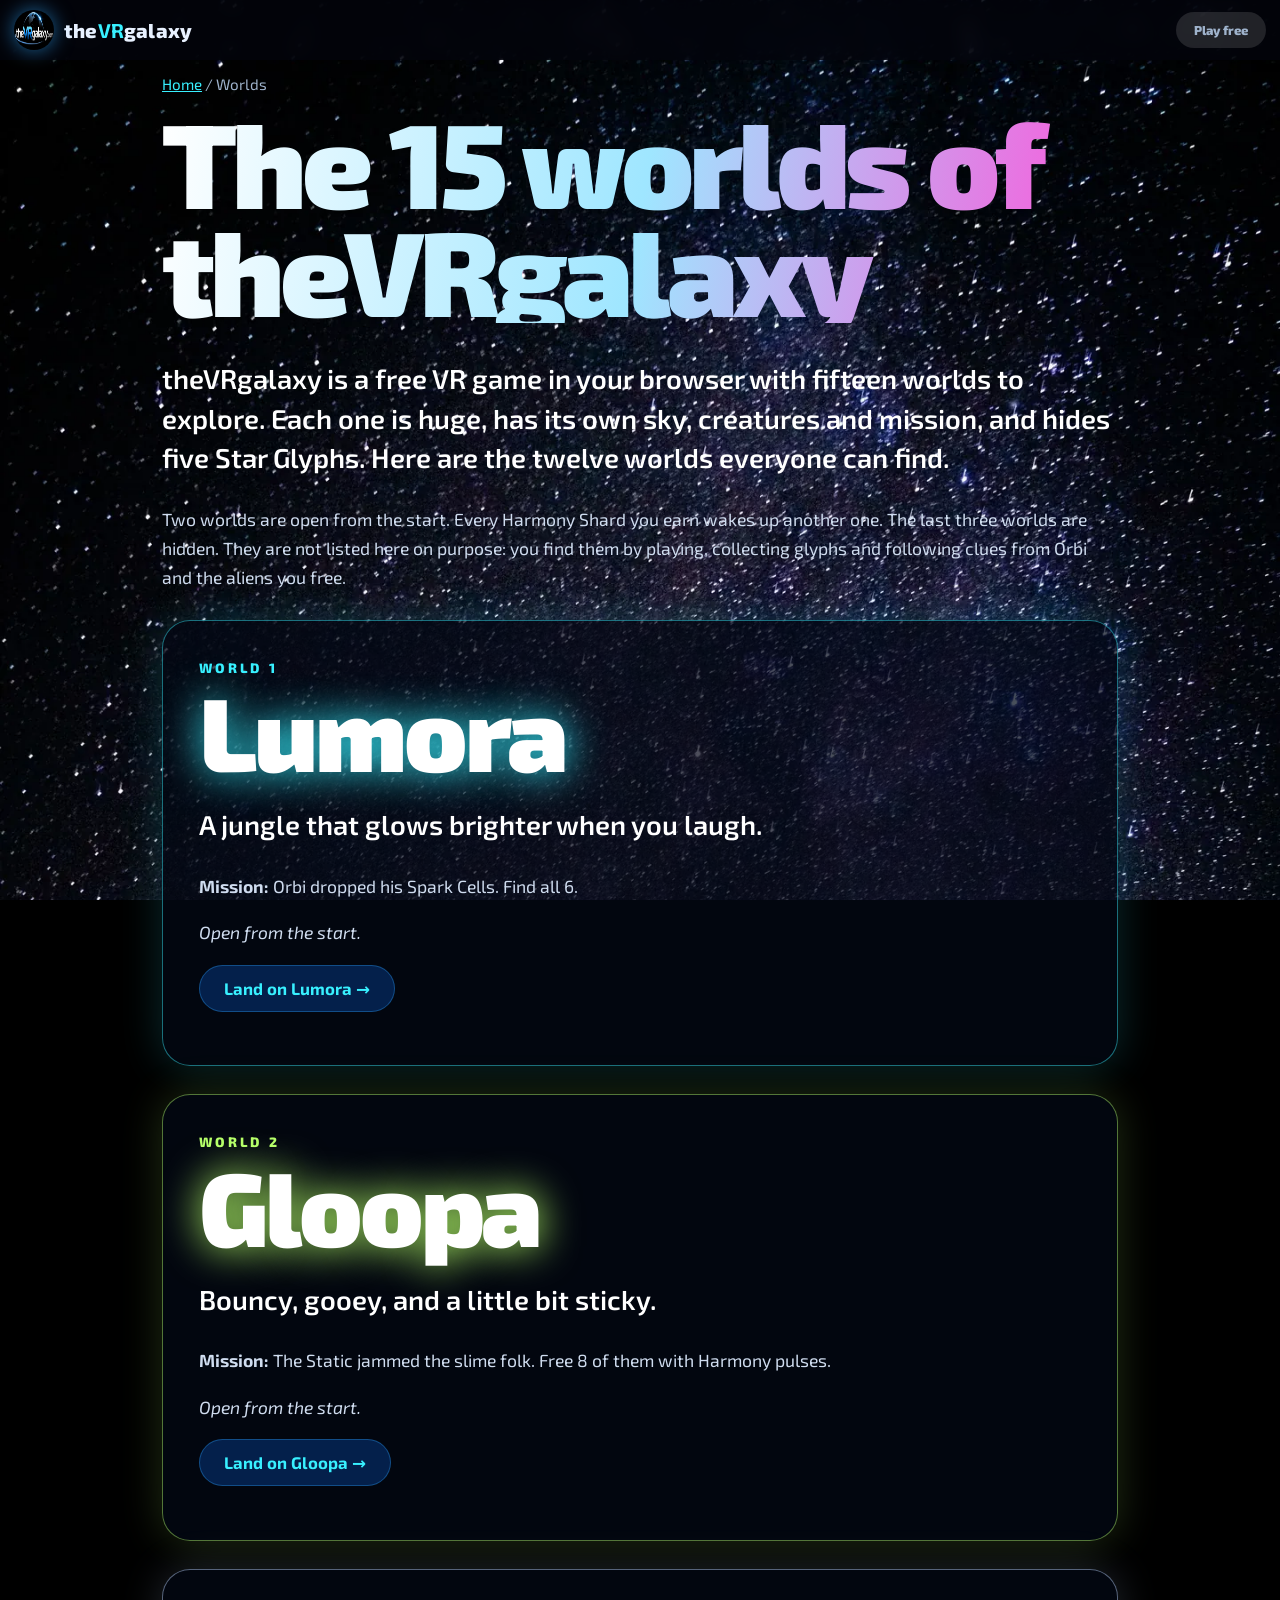
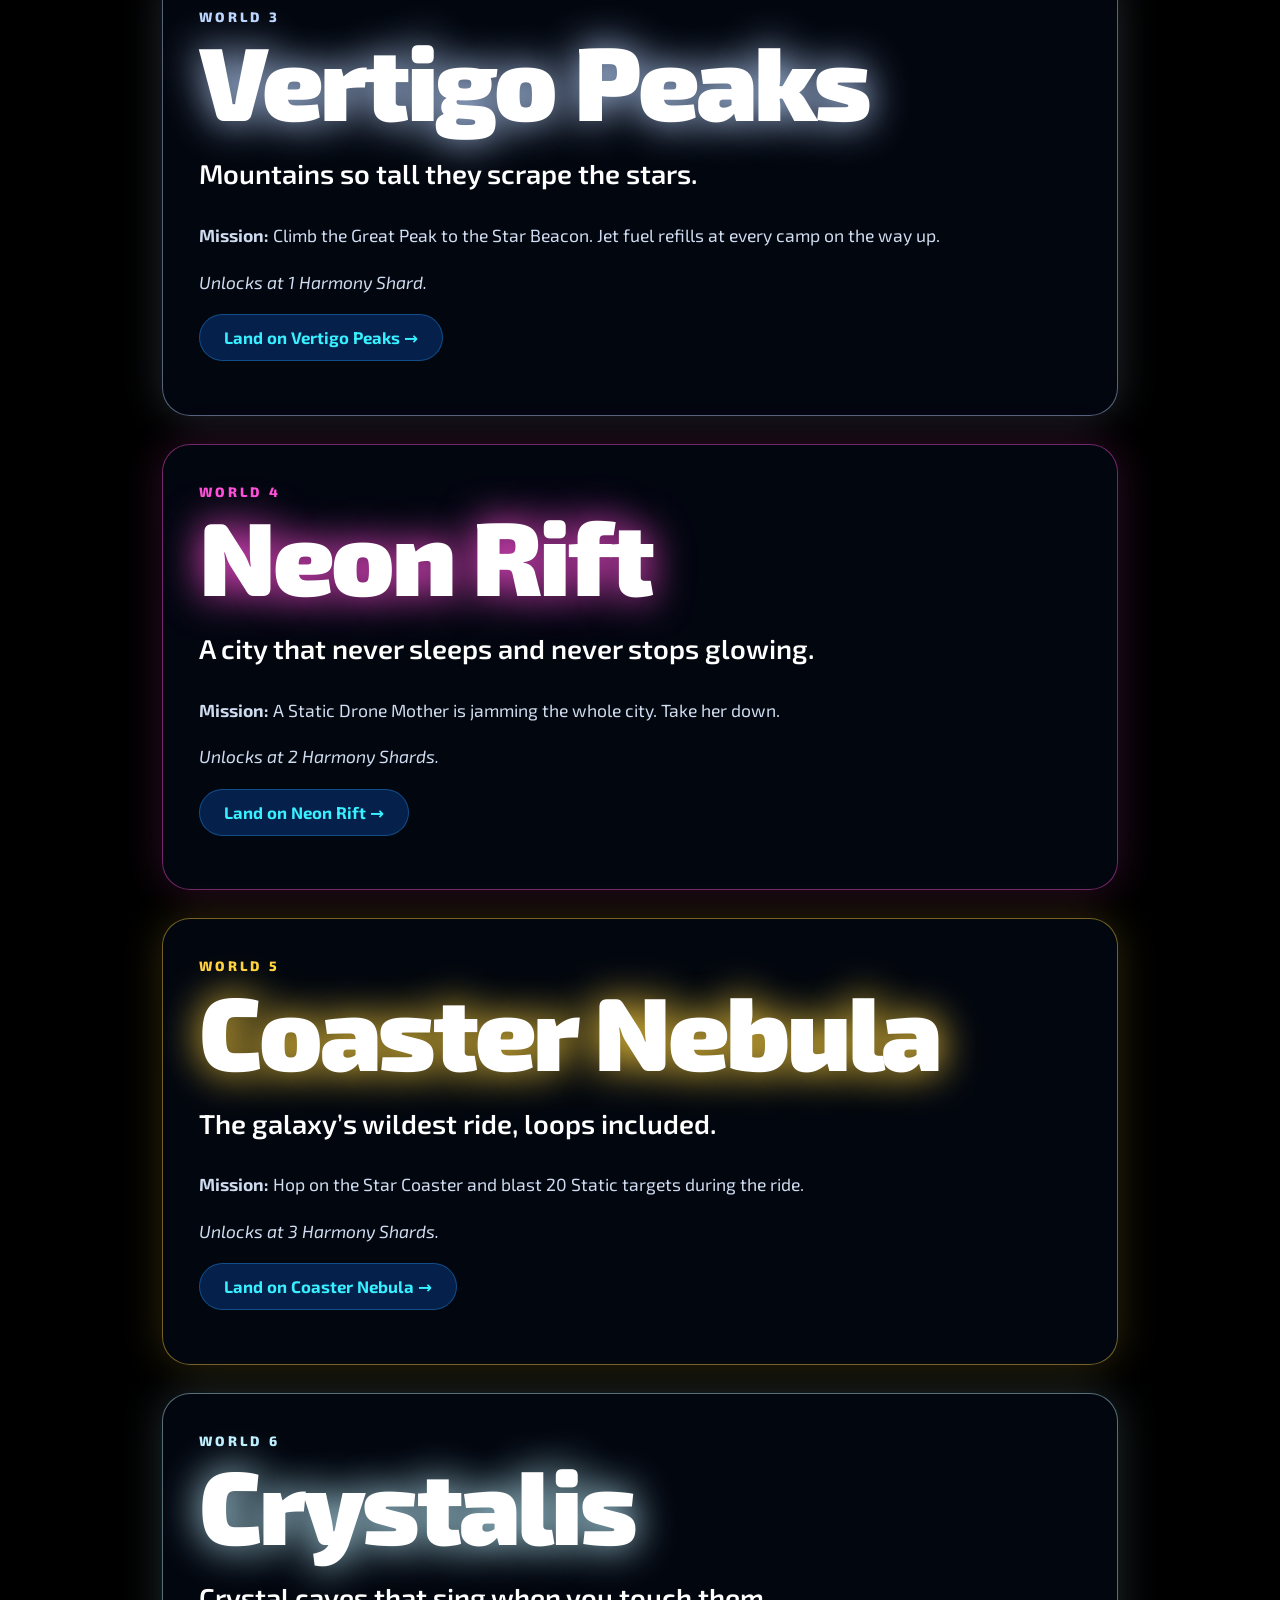
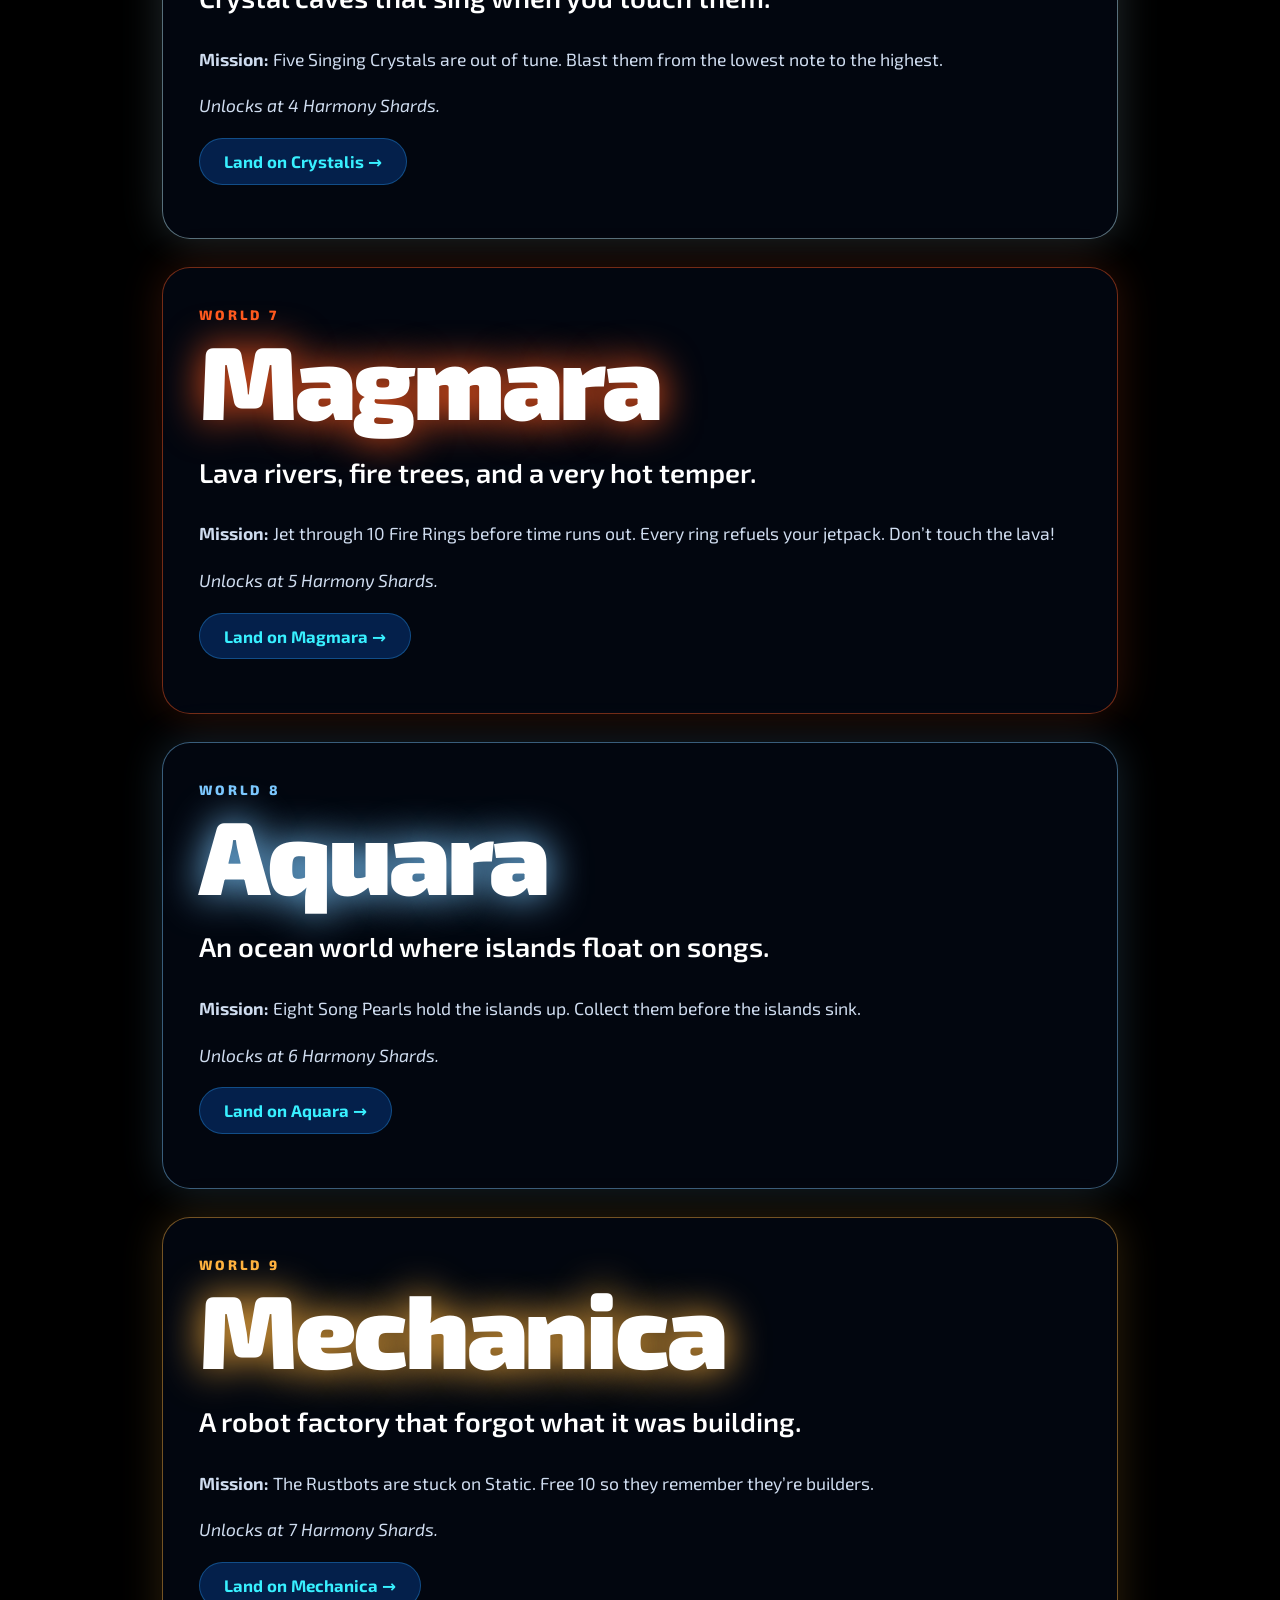
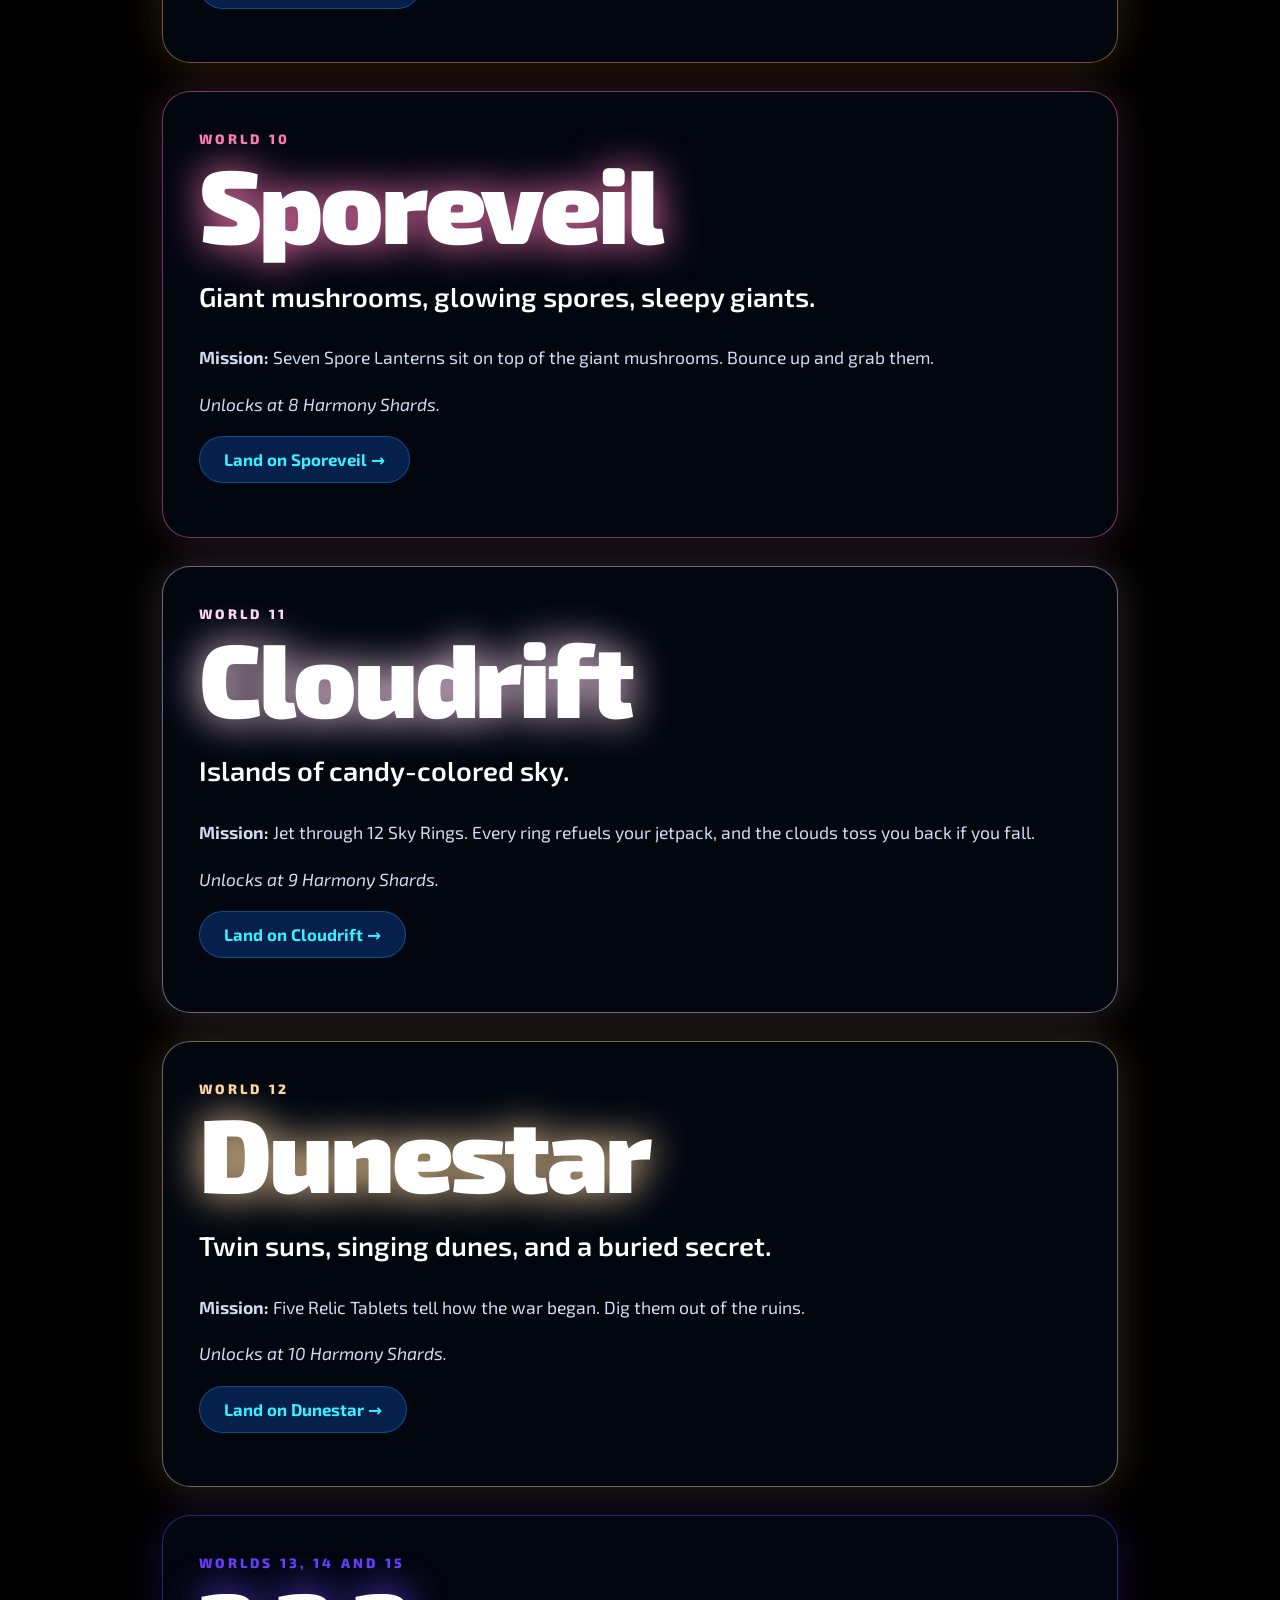
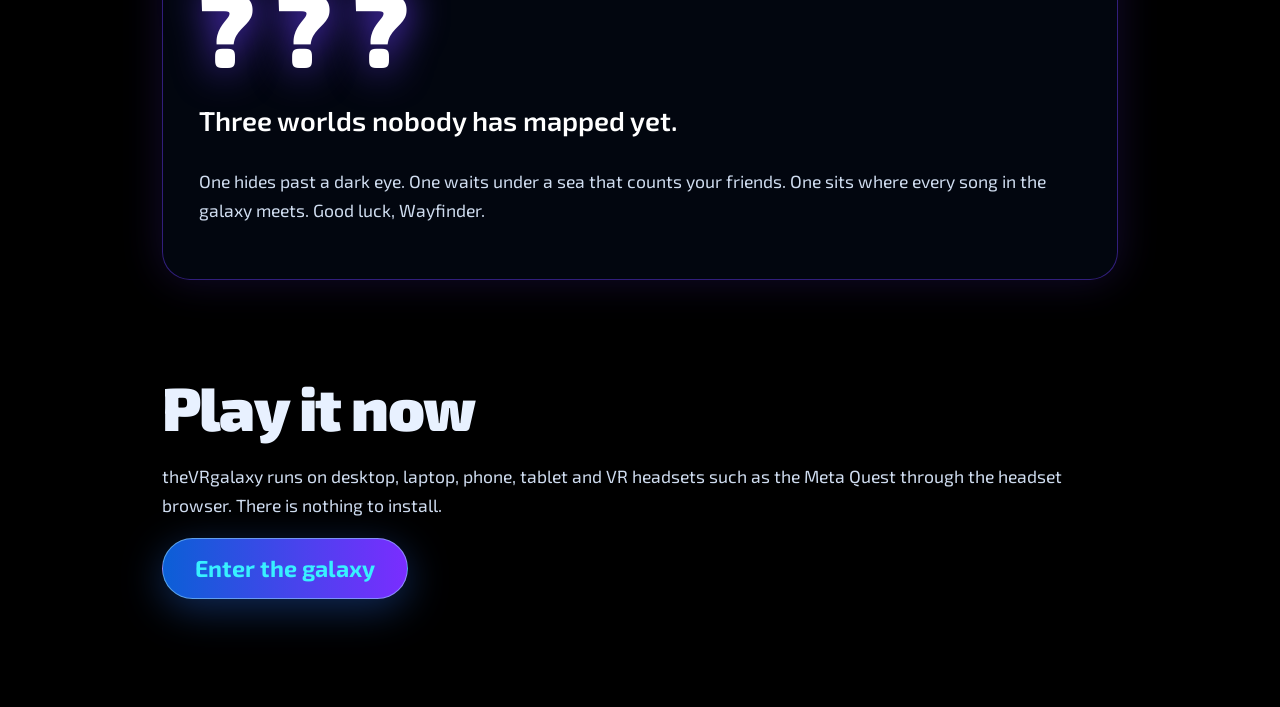
<file: worlds/index.html>
<!doctype html>
<html lang="en-US">
<head>
<meta charset="utf-8"><meta name="viewport" content="width=device-width,initial-scale=1,viewport-fit=cover">
<title>The 15 Worlds of theVRgalaxy · Free Browser VR Game</title><meta name="description" content="Every world in theVRgalaxy, the free browser VR game: neon jungles, slime planets, giant mountains, a space roller coaster, lava rivers and three hidden worlds."><link rel="canonical" href="https://thevrgalaxy.com/worlds/">
<meta name="robots" content="index,follow,max-image-preview:large">
<meta property="og:type" content="website"><meta property="og:site_name" content="theVRgalaxy"><meta property="og:title" content="The 15 Worlds of theVRgalaxy · Free Browser VR Game"><meta property="og:description" content="Every world in theVRgalaxy, the free browser VR game: neon jungles, slime planets, giant mountains, a space roller coaster, lava rivers and three hidden worlds."><meta property="og:url" content="https://thevrgalaxy.com/worlds/"><meta property="og:image" content="https://thevrgalaxy.com/images/og-image.jpg"><meta property="og:locale" content="en_US">
<meta name="twitter:card" content="summary_large_image"><meta name="twitter:title" content="The 15 Worlds of theVRgalaxy · Free Browser VR Game"><meta name="twitter:description" content="Every world in theVRgalaxy, the free browser VR game: neon jungles, slime planets, giant mountains, a space roller coaster, lava rivers and three hidden worlds."><meta name="twitter:image" content="https://thevrgalaxy.com/images/og-image.jpg">
<link rel="icon" href="/images/favicon.ico" sizes="any"><link rel="icon" type="image/png" sizes="32x32" href="/images/favicon-32x32.png">
<link rel="apple-touch-icon" href="/images/apple-touch-icon.png"><link rel="manifest" href="/manifest.webmanifest"><meta name="theme-color" content="#05030f">
<link rel="preconnect" href="https://fonts.googleapis.com"><link rel="preconnect" href="https://fonts.gstatic.com" crossorigin>
<link href="https://fonts.googleapis.com/css2?family=Exo+2:wght@500;600;700;800;900&display=swap" rel="stylesheet">
<link rel="stylesheet" href="/css/tvg.css">
<script type="application/ld+json">
{
 "@context": "https://schema.org",
 "@graph": [
  {
   "@type": "CollectionPage",
   "@id": "https://thevrgalaxy.com/worlds/#webpage",
   "url": "https://thevrgalaxy.com/worlds/",
   "name": "The 15 Worlds of theVRgalaxy · Free Browser VR Game",
   "description": "Every world in theVRgalaxy, the free browser VR game: neon jungles, slime planets, giant mountains, a space roller coaster, lava rivers and three hidden worlds.",
   "isPartOf": {
    "@id": "https://thevrgalaxy.com/#website"
   },
   "about": {
    "@id": "https://thevrgalaxy.com/#game"
   },
   "inLanguage": "en-US",
   "speakable": {
    "@type": "SpeakableSpecification",
    "cssSelector": [
     ".gd h1",
     ".gd .intro"
    ]
   },
   "mainEntity": {
    "@type": "ItemList",
    "numberOfItems": 12,
    "itemListElement": [
     {
      "@type": "ListItem",
      "position": 1,
      "name": "Lumora",
      "url": "https://thevrgalaxy.com/worlds/#lumora"
     },
     {
      "@type": "ListItem",
      "position": 2,
      "name": "Gloopa",
      "url": "https://thevrgalaxy.com/worlds/#gloopa"
     },
     {
      "@type": "ListItem",
      "position": 3,
      "name": "Vertigo Peaks",
      "url": "https://thevrgalaxy.com/worlds/#vertigo-peaks"
     },
     {
      "@type": "ListItem",
      "position": 4,
      "name": "Neon Rift",
      "url": "https://thevrgalaxy.com/worlds/#neon-rift"
     },
     {
      "@type": "ListItem",
      "position": 5,
      "name": "Coaster Nebula",
      "url": "https://thevrgalaxy.com/worlds/#coaster-nebula"
     },
     {
      "@type": "ListItem",
      "position": 6,
      "name": "Crystalis",
      "url": "https://thevrgalaxy.com/worlds/#crystalis"
     },
     {
      "@type": "ListItem",
      "position": 7,
      "name": "Magmara",
      "url": "https://thevrgalaxy.com/worlds/#magmara"
     },
     {
      "@type": "ListItem",
      "position": 8,
      "name": "Aquara",
      "url": "https://thevrgalaxy.com/worlds/#aquara"
     },
     {
      "@type": "ListItem",
      "position": 9,
      "name": "Mechanica",
      "url": "https://thevrgalaxy.com/worlds/#mechanica"
     },
     {
      "@type": "ListItem",
      "position": 10,
      "name": "Sporeveil",
      "url": "https://thevrgalaxy.com/worlds/#sporeveil"
     },
     {
      "@type": "ListItem",
      "position": 11,
      "name": "Cloudrift",
      "url": "https://thevrgalaxy.com/worlds/#cloudrift"
     },
     {
      "@type": "ListItem",
      "position": 12,
      "name": "Dunestar",
      "url": "https://thevrgalaxy.com/worlds/#dunestar"
     }
    ]
   }
  },
  {
   "@type": "BreadcrumbList",
   "itemListElement": [
    {
     "@type": "ListItem",
     "position": 1,
     "name": "Home",
     "item": "https://thevrgalaxy.com/"
    },
    {
     "@type": "ListItem",
     "position": 2,
     "name": "Worlds",
     "item": "https://thevrgalaxy.com/worlds/"
    }
   ]
  }
 ]
}
</script>
<!-- GA4 -->
<script async src="https://www.googletagmanager.com/gtag/js?id=G-4XRBQVEJY7"></script>
<script>window.dataLayer=window.dataLayer||[];function gtag(){dataLayer.push(arguments);}gtag('js',new Date());gtag('config','G-4XRBQVEJY7');</script>
<script>(function(){function s(n,p){try{gtag('event',n,p)}catch(e){}}document.addEventListener('click',function(e){var a=e.target.closest&&e.target.closest('a[href^="tel:"]');if(a)s('phone_click',{phone_number:a.getAttribute('href').slice(4),link_text:(a.textContent||'').trim().slice(0,60)})},true);document.addEventListener('submit',function(e){var f=e.target;if(!f||f.getAttribute('role')==='search'||/search/i.test(f.id+' '+f.className+' '+(f.action||'')))return;var id=f.id||f.getAttribute('name')||f.className||'form';if(/estimat|calc/i.test(id+' '+(f.action||'')))s('estimator_use',{form_id:id});s('generate_lead',{form_id:id})},true);window.etAB=function(n,v){var k='etab_'+n,x;try{x=localStorage.getItem(k)}catch(e){}if(!x||v.indexOf(x)<0){x=v[Math.floor(Math.random()*v.length)];try{localStorage.setItem(k,x)}catch(e){}}s('ab_view',{experiment:n,variant:x});try{gtag('set','user_properties',{['ab_'+n]:x})}catch(e){}document.documentElement.setAttribute('data-ab-'+n,x);return x}})();</script>
</head>
<body class="page">
<header class="tb"><a class="tb-brand" href="/" aria-label="theVRgalaxy home"><img src="/images/logo.webp" alt="" width="40" height="40"><span>the<b>VR</b>galaxy</span></a><nav class="tb-btns"><a class="vr-btn" href="/">Play free</a></nav></header>
<main class="gd">
<nav class="crumbs" aria-label="Breadcrumb"><a href="/">Home</a> / <span>Worlds</span></nav>
<h1>The 15 worlds of theVRgalaxy</h1>
<p class="lede intro">theVRgalaxy is a free VR game in your browser with fifteen worlds to explore. Each one is huge, has its own sky, creatures and mission, and hides five Star Glyphs. Here are the twelve worlds everyone can find.</p>
<p>Two worlds are open from the start. Every Harmony Shard you earn wakes up another one. The last three worlds are hidden. They are not listed here on purpose: you find them by playing, collecting glyphs and following clues from Orbi and the aliens you free.</p>
<section class="wsec" id="lumora" style="--c:#38f0ff"><p class="wn">World 1</p><h2>Lumora</h2><p class="lede">A jungle that glows brighter when you laugh.</p><p><b>Mission:</b> Orbi dropped his Spark Cells. Find all 6.</p><p><em>Open from the start.</em></p><p><a class="btn" href="/?world=lumora">Land on Lumora &#x2192;</a></p></section><section class="wsec" id="gloopa" style="--c:#b6ff6a"><p class="wn">World 2</p><h2>Gloopa</h2><p class="lede">Bouncy, gooey, and a little bit sticky.</p><p><b>Mission:</b> The Static jammed the slime folk. Free 8 of them with Harmony pulses.</p><p><em>Open from the start.</em></p><p><a class="btn" href="/?world=gloopa">Land on Gloopa &#x2192;</a></p></section><section class="wsec" id="vertigo-peaks" style="--c:#bcd6ff"><p class="wn">World 3</p><h2>Vertigo Peaks</h2><p class="lede">Mountains so tall they scrape the stars.</p><p><b>Mission:</b> Climb the Great Peak to the Star Beacon. Jet fuel refills at every camp on the way up.</p><p><em>Unlocks at 1 Harmony Shard.</em></p><p><a class="btn" href="/?world=vertigo-peaks">Land on Vertigo Peaks &#x2192;</a></p></section><section class="wsec" id="neon-rift" style="--c:#ff4fd8"><p class="wn">World 4</p><h2>Neon Rift</h2><p class="lede">A city that never sleeps and never stops glowing.</p><p><b>Mission:</b> A Static Drone Mother is jamming the whole city. Take her down.</p><p><em>Unlocks at 2 Harmony Shards.</em></p><p><a class="btn" href="/?world=neon-rift">Land on Neon Rift &#x2192;</a></p></section><section class="wsec" id="coaster-nebula" style="--c:#ffd23f"><p class="wn">World 5</p><h2>Coaster Nebula</h2><p class="lede">The galaxy’s wildest ride, loops included.</p><p><b>Mission:</b> Hop on the Star Coaster and blast 20 Static targets during the ride.</p><p><em>Unlocks at 3 Harmony Shards.</em></p><p><a class="btn" href="/?world=coaster-nebula">Land on Coaster Nebula &#x2192;</a></p></section><section class="wsec" id="crystalis" style="--c:#bff0ff"><p class="wn">World 6</p><h2>Crystalis</h2><p class="lede">Crystal caves that sing when you touch them.</p><p><b>Mission:</b> Five Singing Crystals are out of tune. Blast them from the lowest note to the highest.</p><p><em>Unlocks at 4 Harmony Shards.</em></p><p><a class="btn" href="/?world=crystalis">Land on Crystalis &#x2192;</a></p></section><section class="wsec" id="magmara" style="--c:#ff5a1f"><p class="wn">World 7</p><h2>Magmara</h2><p class="lede">Lava rivers, fire trees, and a very hot temper.</p><p><b>Mission:</b> Jet through 10 Fire Rings before time runs out. Every ring refuels your jetpack. Don’t touch the lava!</p><p><em>Unlocks at 5 Harmony Shards.</em></p><p><a class="btn" href="/?world=magmara">Land on Magmara &#x2192;</a></p></section><section class="wsec" id="aquara" style="--c:#7cc8ff"><p class="wn">World 8</p><h2>Aquara</h2><p class="lede">An ocean world where islands float on songs.</p><p><b>Mission:</b> Eight Song Pearls hold the islands up. Collect them before the islands sink.</p><p><em>Unlocks at 6 Harmony Shards.</em></p><p><a class="btn" href="/?world=aquara">Land on Aquara &#x2192;</a></p></section><section class="wsec" id="mechanica" style="--c:#ffb23f"><p class="wn">World 9</p><h2>Mechanica</h2><p class="lede">A robot factory that forgot what it was building.</p><p><b>Mission:</b> The Rustbots are stuck on Static. Free 10 so they remember they’re builders.</p><p><em>Unlocks at 7 Harmony Shards.</em></p><p><a class="btn" href="/?world=mechanica">Land on Mechanica &#x2192;</a></p></section><section class="wsec" id="sporeveil" style="--c:#ff7ab8"><p class="wn">World 10</p><h2>Sporeveil</h2><p class="lede">Giant mushrooms, glowing spores, sleepy giants.</p><p><b>Mission:</b> Seven Spore Lanterns sit on top of the giant mushrooms. Bounce up and grab them.</p><p><em>Unlocks at 8 Harmony Shards.</em></p><p><a class="btn" href="/?world=sporeveil">Land on Sporeveil &#x2192;</a></p></section><section class="wsec" id="cloudrift" style="--c:#ffd6f0"><p class="wn">World 11</p><h2>Cloudrift</h2><p class="lede">Islands of candy-colored sky.</p><p><b>Mission:</b> Jet through 12 Sky Rings. Every ring refuels your jetpack, and the clouds toss you back if you fall.</p><p><em>Unlocks at 9 Harmony Shards.</em></p><p><a class="btn" href="/?world=cloudrift">Land on Cloudrift &#x2192;</a></p></section><section class="wsec" id="dunestar" style="--c:#ffd6a0"><p class="wn">World 12</p><h2>Dunestar</h2><p class="lede">Twin suns, singing dunes, and a buried secret.</p><p><b>Mission:</b> Five Relic Tablets tell how the war began. Dig them out of the ruins.</p><p><em>Unlocks at 10 Harmony Shards.</em></p><p><a class="btn" href="/?world=dunestar">Land on Dunestar &#x2192;</a></p></section>
<section class="wsec hidden-w" style="--c:#6a3dff"><p class="wn">Worlds 13, 14 and 15</p><h2>???</h2><p class="lede">Three worlds nobody has mapped yet.</p><p>One hides past a dark eye. One waits under a sea that counts your friends. One sits where every song in the galaxy meets. Good luck, Wayfinder.</p></section>
<h2>Play it now</h2>
<p>theVRgalaxy runs on desktop, laptop, phone, tablet and VR headsets such as the Meta Quest through the headset browser. There is nothing to install.</p>
<p class="play"><a class="btn big" href="/">Enter the galaxy</a></p>
</main>
</body>
</html>
</file>
<file: css/tvg.css>
/* theVRgalaxy — styles. Huge type, glass panels, neon edges. No flashing: only slow drift and fades. */
[hidden]{display:none!important}
:root{--ink:#e8f1ff;--dim:#9fb3cc;--blue:#2ea8ff;--cyan:#38f0ff;--pink:#ff4fd8;--gold:#ffd23f;--deep:#0b5fd6;--glass:rgba(3,9,22,.8);--line:rgba(46,168,255,.34);--f:"Exo 2",system-ui,-apple-system,"Segoe UI",sans-serif}
*{box-sizing:border-box}
html,body{margin:0;height:100%;background:#000;color:var(--ink);font-family:var(--f);-webkit-font-smoothing:antialiased}
body{overflow:hidden;overscroll-behavior:none;touch-action:none}
#stage,#stage canvas{position:fixed;inset:0;width:100%;height:100%;display:block;outline:none}
#ui{position:fixed;inset:0;pointer-events:none;z-index:10}
#ui>*{pointer-events:auto}
#ui>.vig,#ui>.hero,#ui>.toasts,#ui>.hud,#ui>.touch,#ui>.tb{pointer-events:none}
button{font-family:var(--f)}
:focus-visible{outline:2px solid #9fe6ff;outline-offset:3px}
.btn{font:700 1.05rem/1 var(--f);color:var(--ink);background:rgba(11,95,214,.3);border:1px solid var(--line);padding:14px 24px;border-radius:999px;cursor:pointer;display:inline-flex;align-items:center;gap:8px;text-decoration:none}
.btn:hover{background:rgba(46,168,255,.34)}
.btn.big{font-size:clamp(1.1rem,2.4vw,1.45rem);padding:18px 32px;background:linear-gradient(90deg,#0b5fd6,#7a2dff);border-color:rgba(159,230,255,.5);box-shadow:0 10px 40px rgba(46,120,255,.35)}
.btn.big:hover{filter:brightness(1.12)}
.btn.ghost{background:transparent}
.btn[disabled]{opacity:.45;cursor:not-allowed}

/* ---------- top bar ---------- */
.tb{position:fixed;top:0;left:0;right:0;display:flex;align-items:center;gap:10px;padding:calc(10px + env(safe-area-inset-top,0px)) 14px 10px;background:linear-gradient(180deg,rgba(0,0,0,.65),rgba(0,0,0,0));pointer-events:none}
.tb>*{pointer-events:auto}
.tb-brand{display:flex;align-items:center;gap:10px;color:var(--ink);text-decoration:none;font-weight:800;font-size:1.25rem;letter-spacing:.01em}
.tb-brand img{width:40px;height:40px;border-radius:50%;filter:drop-shadow(0 0 10px rgba(46,168,255,.6))}
.tb-brand b{color:var(--cyan)}
.tb-pill{display:flex;align-items:center;gap:6px;background:var(--glass);border:1px solid var(--line);border-radius:999px;padding:6px 12px;font-weight:800;font-size:.95rem;-webkit-backdrop-filter:blur(8px);backdrop-filter:blur(8px)}
.tb-pill svg{width:18px;height:18px}
.tb-btns{margin-left:auto;display:flex;gap:8px;align-items:center;flex-wrap:wrap;justify-content:flex-end}
.tb-b{font:700 .95rem var(--f);color:var(--ink);background:var(--glass);border:1px solid var(--line);border-radius:999px;padding:9px 16px;cursor:pointer;-webkit-backdrop-filter:blur(8px);backdrop-filter:blur(8px)}
.tb-b:hover{background:rgba(46,168,255,.28)}
.tb-i{padding:9px 12px;font-size:1rem}
.vr-btn{font:800 .95rem var(--f)!important;color:#04122a!important;background:linear-gradient(90deg,var(--cyan),#7cffd4)!important;border:0!important;border-radius:999px!important;padding:10px 18px!important;cursor:pointer;position:static!important;opacity:1!important;width:auto!important;white-space:nowrap}
.vr-btn[disabled],a.vr-btn{background:rgba(255,255,255,.12)!important;color:var(--dim)!important;font-size:.8rem!important;text-decoration:none}
@media (max-width:760px){.tb-brand span{display:none}.tb-b{padding:8px 11px;font-size:.85rem}#tb-guide{display:none}.tb-pill{padding:5px 9px;font-size:.85rem}}

/* ---------- hero: HUGE words ---------- */
.hero{position:fixed;left:0;right:0;top:50%;transform:translateY(-54%);text-align:center;pointer-events:none;padding:0 4vw;transition:opacity .9s ease,transform .9s ease}
.hero.gone{opacity:0;transform:translateY(-60%) scale(1.04)}
.hero-k{margin:0 0 .6vh;font-weight:700;letter-spacing:.34em;text-transform:uppercase;color:var(--cyan);font-size:clamp(.8rem,1.6vw,1.2rem);text-shadow:0 0 20px rgba(56,240,255,.6)}
.hero-t{margin:0;line-height:.82;font-weight:900;letter-spacing:-.04em;display:flex;flex-direction:column;align-items:center}
.hero-t span{display:block;font-size:clamp(4.6rem,19vw,17rem);background:linear-gradient(100deg,#fff 0%,#9fe6ff 22%,#ff4fd8 48%,#ffd23f 70%,#fff 100%);background-size:260% 100%;-webkit-background-clip:text;background-clip:text;color:transparent;filter:drop-shadow(0 0 30px rgba(120,80,255,.45));animation:drift 14s ease-in-out infinite alternate}
.hero-t span:nth-child(2){font-size:clamp(6rem,26vw,24rem);animation-delay:-4s}
.hero-t span:nth-child(3){animation-delay:-8s}
.hero-s{margin:2vh auto 0;font-size:clamp(1.15rem,2.8vw,2.1rem);font-weight:700;max-width:28ch;text-shadow:0 2px 20px #000}
.hero-h{margin:1.6vh 0 0;color:var(--dim);font-weight:600;font-size:clamp(.9rem,1.7vw,1.15rem)}
@keyframes drift{from{background-position:0% 50%}to{background-position:100% 50%}}

/* ---------- planet card ---------- */
.card{position:fixed;left:50%;bottom:calc(18px + env(safe-area-inset-bottom,0px));transform:translateX(-50%);width:min(760px,calc(100vw - 24px));background:var(--glass);border:1px solid var(--line);border-radius:28px;padding:26px 30px 28px;-webkit-backdrop-filter:blur(16px);backdrop-filter:blur(16px);box-shadow:0 30px 80px rgba(0,0,0,.6),inset 0 1px 0 rgba(159,230,255,.15);animation:up .45s ease}
.card-x{position:absolute;top:14px;right:14px;width:42px;height:42px;border-radius:50%;border:1px solid var(--line);background:rgba(255,255,255,.05);color:var(--ink);font-size:1.2rem;cursor:pointer}
.card-k{margin:0;font-weight:800;letter-spacing:.24em;text-transform:uppercase;font-size:.85rem}
.card-t{margin:.1em 0 .1em;font-size:clamp(3rem,10vw,6.4rem);line-height:.9;font-weight:900;letter-spacing:-.03em;color:#fff;text-shadow:0 0 40px var(--c,#2ea8ff)}
.card-s{margin:.3em 0 .8em;font-size:clamp(1.1rem,2.4vw,1.5rem);font-weight:600;color:#dfe9ff}
.card-m{margin:0 0 .8em;color:var(--dim);font-size:1.02rem;line-height:1.5}
.card-meta{display:flex;flex-wrap:wrap;gap:8px;list-style:none;padding:0;margin:0 0 18px}
.card-meta li{background:rgba(255,255,255,.06);border:1px solid rgba(255,255,255,.1);border-radius:999px;padding:6px 12px;font-weight:700;font-size:.9rem}
@keyframes up{from{opacity:0;transform:translate(-50%,24px)}to{opacity:1;transform:translate(-50%,0)}}

/* ---------- HUD ---------- */
.hud{position:fixed;inset:0;pointer-events:none}
.hud>*{pointer-events:none}
.hud-life{position:fixed;left:14px;bottom:calc(14px + env(safe-area-inset-bottom,0px));width:clamp(120px,15vw,176px);filter:drop-shadow(0 6px 20px rgba(0,0,0,.6))}
.hud-life svg{width:100%;height:auto;display:block}
#hp-ring,#fuel-ring{transition:stroke-dashoffset .25s ease,stroke-dasharray .25s ease}
.hud-mission{position:fixed;left:14px;top:calc(76px + env(safe-area-inset-top,0px));max-width:min(420px,60vw);background:rgba(3,9,22,.62);border:1px solid rgba(46,168,255,.22);border-radius:18px;padding:12px 16px;-webkit-backdrop-filter:blur(8px);backdrop-filter:blur(8px)}
.hud-mission h2{margin:0;font-size:clamp(1.5rem,3.2vw,2.3rem);font-weight:900;line-height:1;letter-spacing:-.02em}
.hud-mission p{margin:.4em 0 0;color:var(--dim);font-size:.92rem;line-height:1.4}
.hud-mission .st{color:var(--gold);font-weight:800;font-size:1.05rem}
.hud-compass{position:fixed;top:calc(70px + env(safe-area-inset-top,0px));left:50%;transform:translateX(-50%);width:min(420px,46vw);height:30px;border-radius:999px;background:rgba(3,9,22,.55);border:1px solid rgba(46,168,255,.25);overflow:hidden}
.cmp-track{position:absolute;inset:0;background-image:repeating-linear-gradient(90deg,rgba(159,230,255,.35) 0 2px,transparent 2px 50px);background-size:800px 100%}
.cmp-obj,.cmp-gly{position:absolute;top:3px;transform:translateX(-50%);font-size:18px;color:var(--gold);text-shadow:0 0 10px var(--gold);transition:left .12s linear}
.cmp-gly{color:#b08cff;text-shadow:0 0 10px #b08cff;top:5px;font-size:15px}
.hud-weap{position:fixed;left:calc(clamp(120px,15vw,176px) + 26px);bottom:calc(26px + env(safe-area-inset-bottom,0px));display:flex;align-items:center;gap:10px;background:rgba(3,9,22,.62);border:1px solid var(--c,#4cc3ff);border-radius:999px;padding:8px 16px 8px 10px;font-weight:800;box-shadow:0 0 22px color-mix(in srgb,var(--c,#4cc3ff) 35%,transparent)}
.hud-weap .wi{display:grid;place-items:center;width:34px;height:34px;border-radius:50%;background:var(--c,#4cc3ff);color:#04122a;font-size:18px}
.xhair{position:fixed;left:50%;top:50%;width:26px;height:26px;margin:-13px 0 0 -13px;border-radius:50%;border:2px solid rgba(159,230,255,.75);box-shadow:0 0 12px rgba(46,168,255,.6)}
.xhair::after{content:"";position:absolute;left:50%;top:50%;width:4px;height:4px;margin:-2px 0 0 -2px;border-radius:50%;background:#fff}
.vig{position:fixed;inset:0;pointer-events:none;opacity:0;background:radial-gradient(ellipse at center,transparent 45%,rgba(255,30,70,.55) 100%)}
@media (max-width:760px){.hud-mission{top:calc(64px + env(safe-area-inset-top,0px));padding:9px 12px}.hud-mission p:not(.st){display:none}.hud-compass{top:calc(118px + env(safe-area-inset-top,0px));left:auto;right:12px;transform:none;width:40vw}.hud-weap{display:none}}

/* ---------- touch controls ---------- */
.touch{position:fixed;inset:0;pointer-events:none}
.touch>*{pointer-events:auto}
.joy{position:fixed;left:calc(clamp(120px,15vw,176px) + 16px);bottom:calc(20px + env(safe-area-inset-bottom,0px));width:132px;height:132px;border-radius:50%;background:rgba(3,9,22,.35);border:2px solid rgba(46,168,255,.4);touch-action:none}
.joy-k{position:absolute;left:50%;top:50%;width:58px;height:58px;margin:-29px 0 0 -29px;border-radius:50%;background:radial-gradient(circle at 40% 35%,#9fe6ff,#2ea8ff);box-shadow:0 0 20px rgba(46,168,255,.6)}
.tbtn{position:fixed;border-radius:50%;border:2px solid rgba(255,255,255,.35);color:#fff;font:900 .8rem var(--f);touch-action:none;user-select:none;-webkit-user-select:none;display:grid;place-items:center;text-align:center;line-height:1.1}
.tbtn small{display:block;font-size:.55rem;font-weight:700;opacity:.8}
.tbtn.on{transform:scale(.93);filter:brightness(1.25)}
.t-fire{right:18px;bottom:calc(24px + env(safe-area-inset-bottom,0px));width:96px;height:96px;background:radial-gradient(circle at 40% 35%,#ff9ae6,#c1127f);font-size:1rem}
.t-jump{right:122px;bottom:calc(20px + env(safe-area-inset-bottom,0px));width:82px;height:82px;background:radial-gradient(circle at 40% 35%,#9fe6ff,#0b5fd6)}
.t-talk{right:26px;bottom:calc(132px + env(safe-area-inset-bottom,0px));width:62px;height:62px;background:rgba(124,255,212,.35)}
.t-swap{right:98px;bottom:calc(114px + env(safe-area-inset-bottom,0px));width:58px;height:58px;background:rgba(255,210,63,.3)}
.t-hol{right:166px;bottom:calc(112px + env(safe-area-inset-bottom,0px));width:58px;height:58px;background:rgba(176,140,255,.3);font-size:.62rem}
.t-dash{right:210px;bottom:calc(30px + env(safe-area-inset-bottom,0px));width:58px;height:58px;background:rgba(255,138,61,.3)}

/* ---------- toasts, modals, loading, intros ---------- */
.toasts{position:fixed;left:50%;top:calc(112px + env(safe-area-inset-top,0px));transform:translateX(-50%);display:flex;flex-direction:column;gap:8px;align-items:center;width:min(600px,92vw);pointer-events:none}
.toast{background:var(--glass);border:1px solid var(--line);border-radius:16px;padding:12px 18px;font-weight:700;font-size:1.02rem;text-align:center;-webkit-backdrop-filter:blur(10px);backdrop-filter:blur(10px);animation:tin .35s ease;transition:opacity .5s,transform .5s}
.toast.out{opacity:0;transform:translateY(-8px)}
@keyframes tin{from{opacity:0;transform:translateY(8px)}to{opacity:1;transform:none}}
.modal{position:fixed;inset:0;display:grid;place-items:center;background:rgba(0,0,6,.62);-webkit-backdrop-filter:blur(6px);backdrop-filter:blur(6px);z-index:80;padding:16px}
.modal-in{width:min(820px,100%);max-height:calc(100vh - 32px);overflow:auto;background:var(--glass);border:1px solid var(--line);border-radius:30px;padding:clamp(22px,4vw,42px);text-align:center;box-shadow:0 30px 90px rgba(0,0,0,.7)}
.md-k{margin:0;font-weight:800;letter-spacing:.26em;text-transform:uppercase;color:var(--cyan);font-size:.9rem}
.md-t{margin:.15em 0 .25em;font-size:clamp(2.6rem,8vw,5.6rem);line-height:.92;font-weight:900;letter-spacing:-.03em}
.md-t.huge{font-size:clamp(3rem,11vw,8rem);background:linear-gradient(100deg,#fff,#ffd23f,#ff7ab8,#9fe6ff);-webkit-background-clip:text;background-clip:text;color:transparent}
.md-big{font-size:clamp(1.3rem,3.2vw,2.1rem);font-weight:800;color:var(--gold);margin:.4em 0}
.md-r,.md-n{font-size:1.1rem;color:#dfe9ff;line-height:1.5}
.md-lore{font-size:clamp(1.15rem,2.6vw,1.6rem);line-height:1.5;font-weight:600;color:#e6dcff;max-width:34ch;margin:.5em auto}
.md-story{font-size:clamp(1.4rem,3.8vw,2.6rem);line-height:1.3;font-weight:800;max-width:24ch;margin:.6em auto;min-height:3.9em;display:grid;place-items:center}
.md-dots{display:flex;gap:8px;justify-content:center;margin:0 0 18px}
.md-dots i{width:10px;height:10px;border-radius:50%;background:rgba(255,255,255,.2)}
.md-dots i.on{background:var(--cyan);box-shadow:0 0 10px var(--cyan)}
.md-b{display:flex;gap:12px;justify-content:center;flex-wrap:wrap;margin-top:22px}
.modal-in.glyph .md-t{color:#b08cff;text-shadow:0 0 40px #6a3dff}
.chs{display:grid;grid-template-columns:repeat(auto-fill,minmax(150px,1fr));gap:12px;margin:18px 0}
.ch{display:flex;flex-direction:column;align-items:center;gap:4px;background:rgba(255,255,255,.04);border:2px solid rgba(255,255,255,.1);border-radius:20px;padding:14px 10px;color:var(--ink);cursor:pointer;text-align:center}
.ch:hover{border-color:var(--c)}
.ch.on{border-color:var(--c);box-shadow:0 0 26px color-mix(in srgb,var(--c) 45%,transparent);background:rgba(255,255,255,.08)}
.ch-av svg{width:70px;height:70px}
.ch b{font-size:1.25rem}
.ch small{color:var(--dim);font-size:.8rem;line-height:1.3}
.ch em{font-style:normal;font-size:.72rem;font-weight:800;color:#04122a;background:var(--c);border-radius:999px;padding:2px 8px}
.selfie{display:flex;gap:16px;align-items:center;text-align:left;background:rgba(255,255,255,.04);border:1px solid rgba(255,255,255,.1);border-radius:20px;padding:14px}
.selfie p{margin:0 0 10px;color:var(--dim);line-height:1.45}
.sf-prev{flex:0 0 84px;height:104px;border-radius:50% 50% 46% 46%;background:rgba(255,255,255,.06);display:grid;place-items:center;overflow:hidden;font-size:.75rem;color:var(--dim);text-align:center}
.sf-prev img{width:100%;height:100%;object-fit:cover}
.loading{position:fixed;inset:0;display:grid;place-items:center;background:radial-gradient(ellipse at center,rgba(20,10,60,.7),rgba(0,0,0,.92));z-index:70;text-align:center}
.ld-k{margin:0;letter-spacing:.3em;text-transform:uppercase;color:var(--cyan);font-weight:800}
#ld-name{margin:.05em 0 .3em;font-size:clamp(3.4rem,13vw,11rem);line-height:.9;font-weight:900;letter-spacing:-.04em}
.ld-bar{width:min(520px,80vw);height:10px;border-radius:999px;background:rgba(255,255,255,.1);margin:0 auto;overflow:hidden}
.ld-bar i{display:block;height:100%;width:0;background:linear-gradient(90deg,var(--cyan),var(--pink),var(--gold));transition:width .3s ease}
#ld-txt{color:var(--dim);font-weight:600}
.wintro{position:fixed;left:0;right:0;top:34%;text-align:center;z-index:60;pointer-events:none;transition:opacity 1s ease,transform 1s ease}
.wintro.out{opacity:0;transform:translateY(-20px)}
.wintro p{margin:0;letter-spacing:.3em;text-transform:uppercase;font-weight:800;color:var(--cyan);text-shadow:0 2px 12px #000}
.wintro h2{margin:0;font-size:clamp(4rem,16vw,14rem);line-height:.9;font-weight:900;letter-spacing:-.04em;color:#fff;text-shadow:0 0 60px var(--c),0 4px 30px #000}
.wintro .wi-s{letter-spacing:.02em;text-transform:none;color:#fff;font-size:clamp(1.1rem,2.6vw,1.8rem);font-weight:700}
#err{position:fixed;left:12px;bottom:12px;max-width:min(520px,90vw);z-index:99;background:#2a0612;border:1px solid #ff4f79;color:#ffd6e0;border-radius:12px;padding:10px 14px;font:600 .85rem var(--f)}
#nogl{position:fixed;inset:0;display:grid;place-items:center;text-align:center;padding:24px;z-index:100;background:#000}
.in-vr #ui{display:none}

/* ---------- Orbi ---------- */
#gb-hit{position:fixed;z-index:51;border-radius:50%;border:0;background:transparent;cursor:pointer;display:none;padding:0}
#gb-greet{position:fixed;z-index:52;max-width:240px;background:var(--glass);border:1px solid var(--line);color:var(--ink);font:600 .98rem/1.4 var(--f);padding:11px 14px;border-radius:16px 16px 4px 16px;cursor:pointer;opacity:0;transform:translateY(6px);transition:opacity .35s,transform .35s;pointer-events:none;-webkit-backdrop-filter:blur(10px);backdrop-filter:blur(10px)}
#gb-greet.show{opacity:1;transform:none;pointer-events:auto}
#gb-panel{position:fixed;z-index:53;right:170px;bottom:26px;width:min(380px,calc(100vw - 190px));height:min(560px,calc(100vh - 100px));display:flex;flex-direction:column;background:var(--glass);border:1px solid var(--line);border-radius:22px;box-shadow:0 24px 60px rgba(0,20,60,.55),inset 0 1px 0 rgba(159,230,255,.12);-webkit-backdrop-filter:blur(14px);backdrop-filter:blur(14px);opacity:0;transform:translateY(14px) scale(.98);transform-origin:bottom right;transition:opacity .3s,transform .3s;pointer-events:none}
#gb-panel.open{opacity:1;transform:none;pointer-events:auto}
.gb-companion #gb-panel{right:16px;top:calc(120px + env(safe-area-inset-top,0px));bottom:auto;transform-origin:top right}
.gb-head{display:flex;align-items:center;gap:12px;padding:14px 14px 12px 18px;border-bottom:1px solid rgba(46,168,255,.18)}
.orb{display:inline-block;width:30px;height:30px;border-radius:50%;background:radial-gradient(circle at 50% 42%,#bff0ff 0 14%,#2ea8ff 15% 30%,#1d2636 31% 60%,#8b96a6 61%);box-shadow:0 0 14px rgba(46,168,255,.5);flex:0 0 auto}
.gb-head h2{margin:0;font-size:1.15rem;font-weight:800}
.gb-head span{display:block;font-size:.8rem;color:var(--dim);font-weight:600}
.gb-x{margin-left:auto;width:40px;height:40px;border-radius:50%;border:1px solid var(--line);background:rgba(255,255,255,.04);color:var(--ink);font-size:1.15rem;cursor:pointer;display:grid;place-items:center}
.gb-x:hover{background:rgba(46,168,255,.22)}
.gb-log{flex:1;overflow-y:auto;padding:16px;display:flex;flex-direction:column;gap:10px;scrollbar-width:thin;scrollbar-color:#1d4a80 transparent;touch-action:pan-y}
.gb-m{max-width:86%;padding:10px 13px;font-size:.98rem;line-height:1.45;border-radius:16px;white-space:pre-wrap}
.gb-m.bot{align-self:flex-start;background:rgba(46,168,255,.12);border:1px solid rgba(46,168,255,.2);border-bottom-left-radius:5px}
.gb-m.me{align-self:flex-end;background:var(--deep);border-bottom-right-radius:5px}
.gb-typing{display:inline-flex;gap:5px;padding:4px 2px}
.gb-typing i{width:7px;height:7px;border-radius:50%;background:#9fe6ff;opacity:.35;animation:gbWave 1.4s ease-in-out infinite}
.gb-typing i:nth-child(2){animation-delay:.2s}.gb-typing i:nth-child(3){animation-delay:.4s}
@keyframes gbWave{0%,100%{opacity:.3;transform:translateY(0)}50%{opacity:.85;transform:translateY(-3px)}}
.gb-chips{display:flex;flex-wrap:wrap;gap:7px;padding:0 16px 12px}
.gb-chips button{font:600 .85rem/1.2 var(--f);color:#cfeaff;background:transparent;border:1px solid var(--line);border-radius:999px;padding:7px 12px;cursor:pointer}
.gb-chips button:hover{background:rgba(46,168,255,.16)}
.gb-form{display:flex;gap:8px;padding:12px;border-top:1px solid rgba(46,168,255,.18)}
.gb-form input{flex:1;min-width:0;font:600 1rem var(--f);color:var(--ink);background:rgba(255,255,255,.05);border:1px solid rgba(46,168,255,.25);border-radius:999px;padding:11px 16px}
.gb-form input::placeholder{color:#7189a8}
.gb-form button{font:700 .95rem var(--f);color:#fff;background:var(--deep);border:0;border-radius:999px;padding:0 18px;cursor:pointer}
#gb-dock,#gb-talk{position:fixed;z-index:52;right:22px;bottom:calc(22px + env(safe-area-inset-bottom,0px));display:none;align-items:center;gap:9px;font:700 .95rem var(--f);color:var(--ink);background:var(--glass);border:1px solid var(--line);border-radius:999px;padding:10px 16px 10px 12px;cursor:pointer;-webkit-backdrop-filter:blur(10px);backdrop-filter:blur(10px)}
#gb-dock svg{width:28px;height:18px}
.gb-companion #gb-dock,#gb-talk{right:16px;bottom:auto;top:calc(70px + env(safe-area-inset-top,0px))}
#gb-talk .orb{width:22px;height:22px}
.gb-sr{position:absolute;width:1px;height:1px;overflow:hidden;clip:rect(0 0 0 0)}
@media (max-width:640px){#gb-panel{left:10px;right:10px;width:auto;bottom:calc(128px + env(safe-area-inset-bottom,0px));height:min(460px,calc(100vh - 190px))}.gb-companion #gb-panel{top:calc(120px + env(safe-area-inset-top,0px));height:min(420px,calc(100vh - 300px))}#gb-greet{max-width:200px}.gb-companion #gb-talk,.gb-companion #gb-dock{top:calc(160px + env(safe-area-inset-top,0px))}}
.modal-open #gb-panel,.modal-open #gb-greet{visibility:hidden}

/* ---------- guide (the readable, crawlable page) ---------- */
#guide{position:fixed;inset:0;z-index:90;overflow-y:auto;background:radial-gradient(ellipse at top,#140a3a 0%,#03040c 60%);touch-action:pan-y;-webkit-overflow-scrolling:touch}
#guide[hidden]{display:none}
.guide-x{position:fixed;top:14px;right:14px;z-index:2;width:48px;height:48px;border-radius:50%;border:1px solid var(--line);background:var(--glass);color:var(--ink);font-size:1.3rem;cursor:pointer}
.gd{max-width:1000px;margin:0 auto;padding:72px 22px 90px;line-height:1.65;font-size:1.1rem}
.gd h1{font-size:clamp(3rem,10vw,7.5rem);line-height:.9;font-weight:900;letter-spacing:-.04em;margin:0 0 .3em;background:linear-gradient(100deg,#fff,#9fe6ff,#ff4fd8);-webkit-background-clip:text;background-clip:text;color:transparent}
.gd h2{font-size:clamp(2rem,5.5vw,3.8rem);line-height:1;font-weight:900;letter-spacing:-.03em;margin:1.6em 0 .4em}
.gd h3{font-size:clamp(1.3rem,3vw,1.9rem);margin:1.2em 0 .3em;font-weight:800}
.gd p,.gd li{color:#cfdcef}
.gd a{color:var(--cyan)}
.gd .lede{font-size:clamp(1.25rem,2.6vw,1.7rem);color:#fff;font-weight:600;line-height:1.45}
.gd .wgrid{display:grid;grid-template-columns:repeat(auto-fill,minmax(260px,1fr));gap:14px;list-style:none;padding:0}
.gd .wgrid li{background:rgba(255,255,255,.04);border:1px solid rgba(255,255,255,.1);border-radius:20px;padding:16px 18px}
.gd .wgrid b{display:block;font-size:1.5rem;color:#fff}
.gd details{background:rgba(255,255,255,.04);border:1px solid rgba(255,255,255,.1);border-radius:16px;padding:14px 18px;margin:10px 0}
.gd summary{cursor:pointer;font-weight:800;font-size:1.15rem;color:#fff}
.gd .play{margin:18px 0}
.guide-open #gb-panel,.guide-open #gb-greet,.guide-open #gb-hit{visibility:hidden}

@media (prefers-reduced-motion:reduce){*,*::before,*::after{animation-duration:.01ms!important;animation-iteration-count:1!important;transition-duration:.2s!important}.hero-t span{animation:none}}

/* ---------- static pages (/worlds/, 404) ---------- */
body.page{overflow:auto;touch-action:auto;background:#03040c url(/images/bg-violet-milkyway.webp) center top/cover fixed}
body.page::before{content:"";position:fixed;inset:0;background:linear-gradient(180deg,rgba(3,4,12,.55),rgba(3,4,12,.92));z-index:-1}
body.page .tb{background:rgba(3,4,12,.75);-webkit-backdrop-filter:blur(10px);backdrop-filter:blur(10px);pointer-events:auto}
body.page .vr-btn{text-decoration:none}
.crumbs{font-size:.95rem;color:var(--dim);margin:0 0 10px}.crumbs a{color:var(--cyan)}
.wsec{margin:28px 0;padding:clamp(20px,4vw,36px);border-radius:28px;background:rgba(3,9,22,.7);border:1px solid color-mix(in srgb,var(--c) 45%,transparent);box-shadow:0 0 40px color-mix(in srgb,var(--c) 18%,transparent)}
.wsec h2{margin:.05em 0 .15em;font-size:clamp(3rem,10vw,6.5rem);line-height:.9;color:#fff;text-shadow:0 0 40px var(--c)}
.wsec .wn{margin:0;font-weight:800;letter-spacing:.24em;text-transform:uppercase;color:var(--c);font-size:.85rem}
.hidden-w h2{letter-spacing:.2em}
</file>
